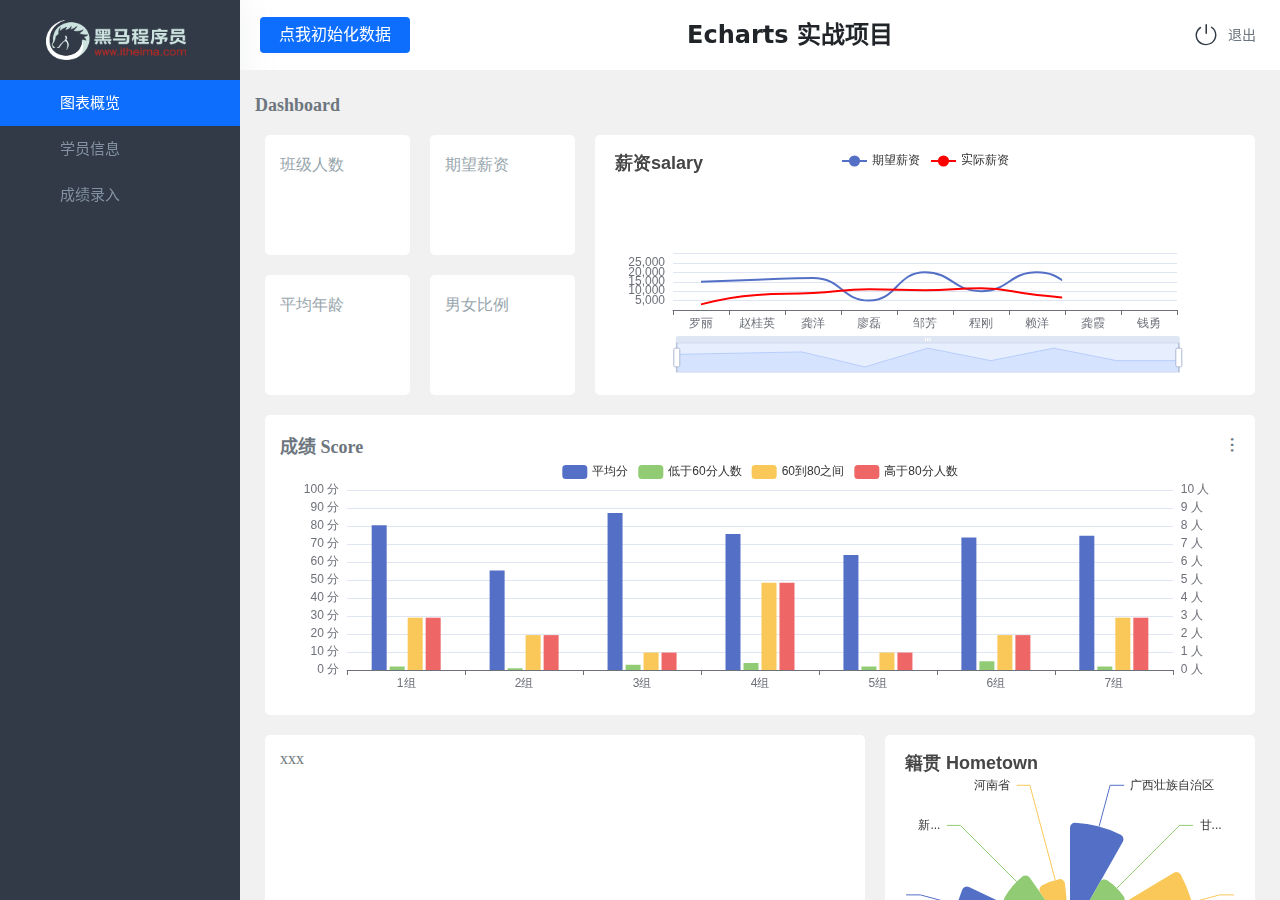
<file: index.html>
<!DOCTYPE html>
<html lang="zh-CN">
  <head>
    <!-- 必须的 meta 标签 -->
    <meta charset="utf-8" />
    <meta name="viewport" content="width=device-width, initial-scale=1" />

    <!-- Bootstrap 的 CSS 文件 -->
    <link rel="stylesheet" href="./assets/lib/bootstrap/bootstrap.min.css" />
    <link rel="stylesheet" href="./assets/iconfont/iconfont.css" />
    <link rel="stylesheet" href="./assets/css/index.css" />

    <title>Echarts 实战项目</title>
  </head>

  <body>
    <div class="viewport">
      <div class="leftside">
        <a href="index.html" class="logo">
          <img src="./assets/images/logo2.png" alt="logo" />
        </a>
        <ul class="nav">
          <li><a href="./dashboard.html" target="fm">图表概览</a></li>
          <li><a href="./student.html" target="fm">学员信息</a></li>
          <li><a href="./score.html" target="fm">成绩录入</a></li>
        </ul>
      </div>
      <div class="right">
        <div class="top">
          <div class="init">点我初始化数据</div>
          <div class="title">Echarts 实战项目</div>
          <div class="logout">
            <a href="javascript:;">
              <span class="iconfont icon-tuichu"></span>
              退出
            </a>
          </div>
        </div>
        <div class="content">
          <iframe src="./dashboard.html" name="fm" frameborder="0"></iframe>
        </div>
      </div>
    </div>

    <script src="./assets/lib/axios.js"></script>
    <script src="./assets/utils/request.js"></script>
    <script src="./assets/utils/common.js"></script>
    <script src="./assets/js/index.js"></script>
  </body>
</html>
</file>
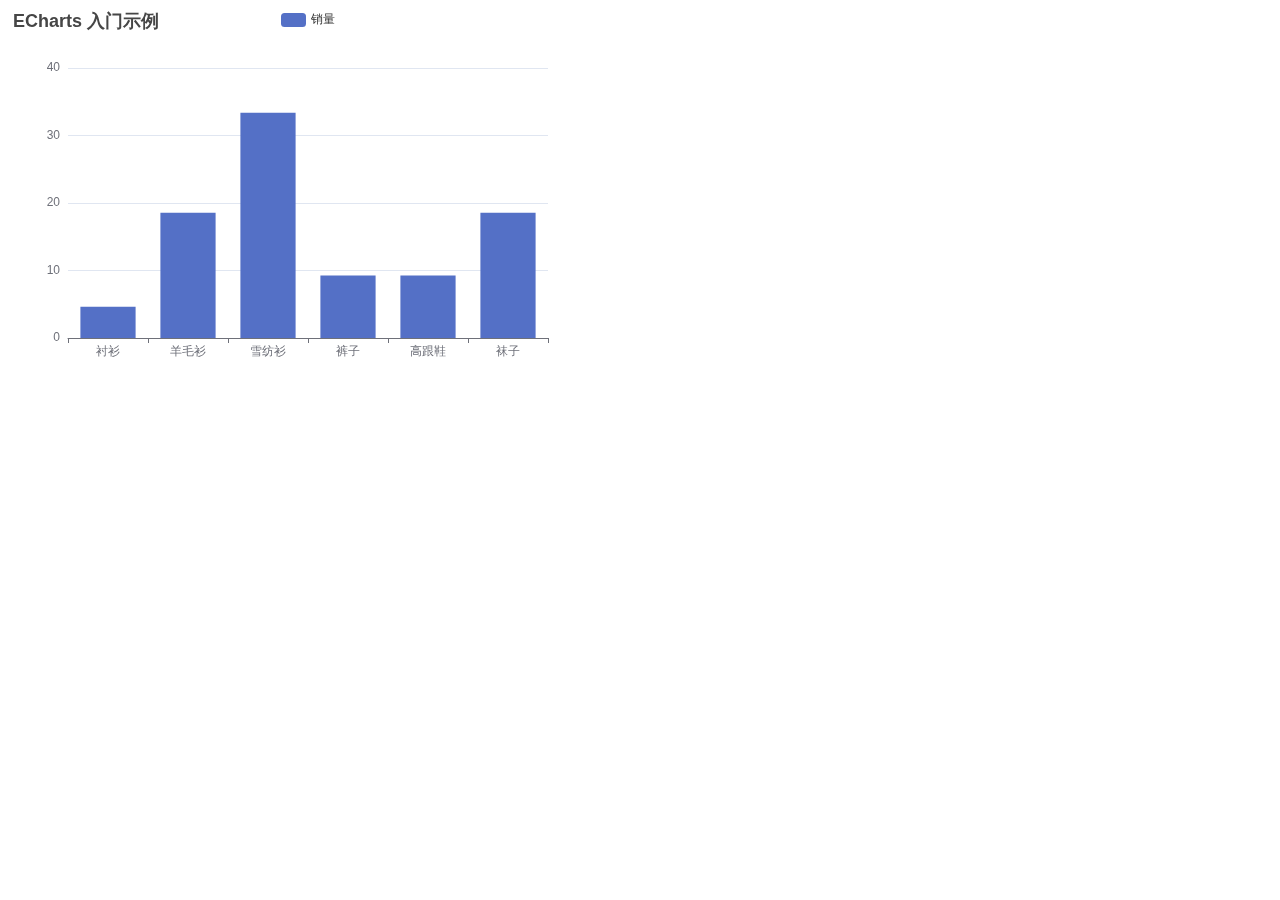
<file: 01-echarts初体验.html>
<!DOCTYPE html>
<html lang="en">
<head>
  <meta charset="UTF-8">
  <meta name="viewport" content="width=device-width, initial-scale=1.0">
  <title>Document</title>
</head>
<body>
  <!-- 为echarts图标准备一个定义宽高的dom容器 -->
  <div id="main" style="width: 600px;height:400px;"></div>
  <!-- 引入echarts的官方js文件 -->
  <script src="/assets/lib/echarts/echarts.min.js"></script>
  <script>
    // 基于准备好的dom，初始化一个echarts实例
    let myChart = echarts.init(document.querySelector('#main'))

     // 指定图表的配置项和数据
     var option = {
        title: {
          text: 'ECharts 入门示例'
        },
        tooltip: {},
        legend: {
          data: ['销量']
        },
        xAxis: {
          data: ['衬衫', '羊毛衫', '雪纺衫', '裤子', '高跟鞋', '袜子']
        },
        yAxis: {},
        series: [
          {
            name: '销量',
            type: 'bar',
            data: [5, 20, 36, 10, 10, 20]
          }
        ]
      };
      // 使用刚指定的配置项和数据显示图表
      myChart.setOption(option)
  </script>
</body>
</html>
</file>
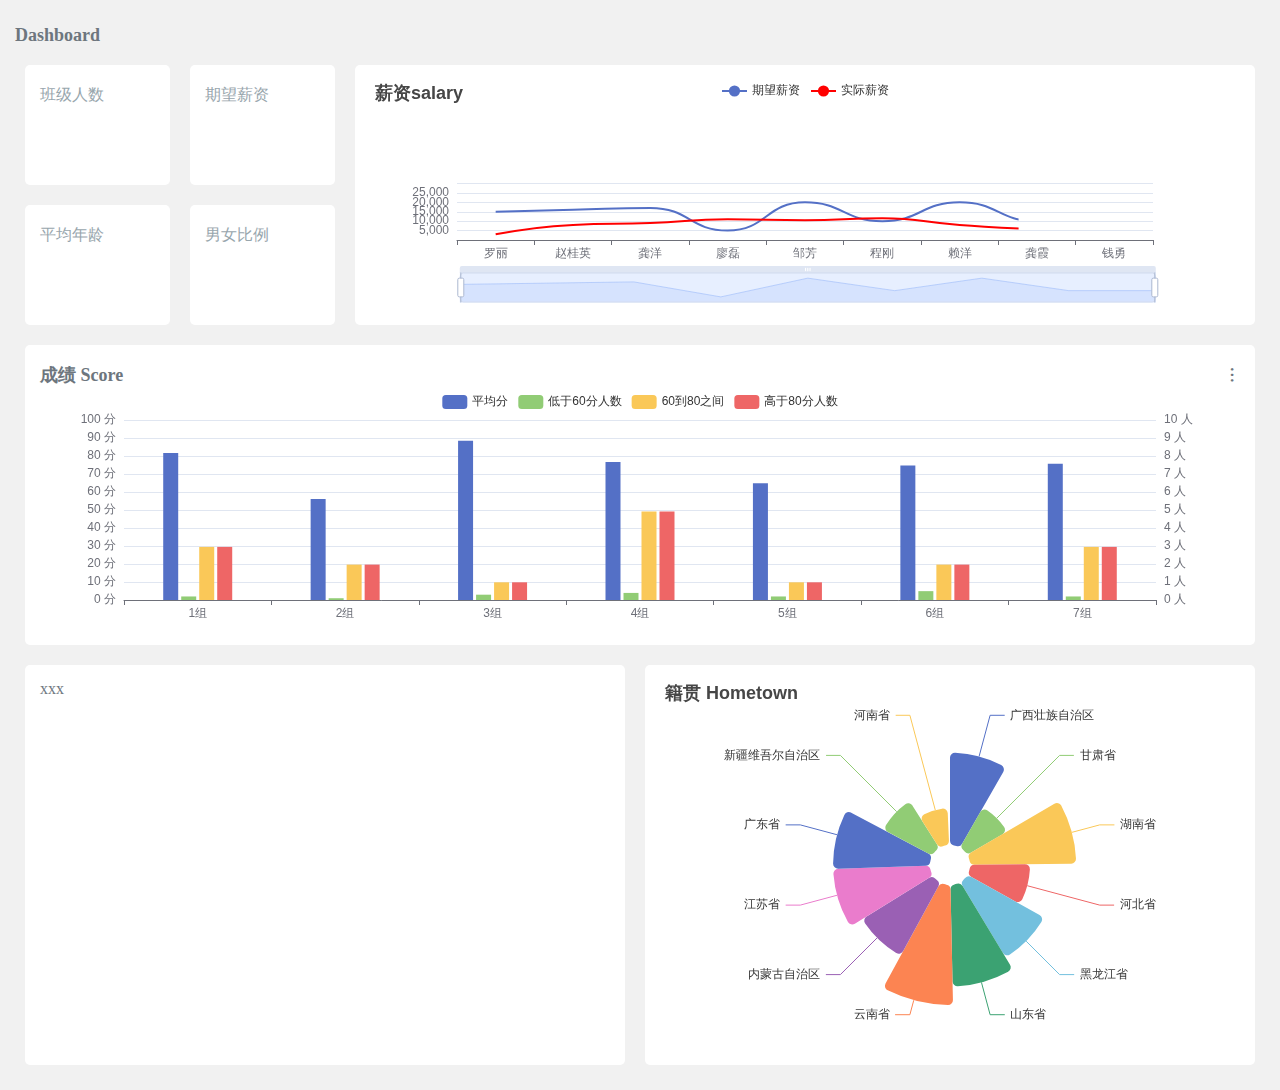
<file: dashboard.html>
<!DOCTYPE html>
<html lang="en">

<head>
  <meta charset="UTF-8" />
  <meta http-equiv="X-UA-Compatible" content="IE=edge" />
  <meta name="viewport" content="width=device-width, initial-scale=1.0" />
  <title>Echarts 实战项目</title>
  <link rel="stylesheet" href="./assets/iconfont/iconfont.css" />
  <link rel="stylesheet" href="./assets/css/dashboard.css" />
</head>

<body>
  <h1>Dashboard</h1>
  <div class="main">
    <div class="row">
      <div class="overview">
        <div class="panel item">
          <h4>班级人数</h4>
          <!-- <div class="total">84</div> -->
          <div class="total"></div>
        </div>
        <div class="panel item">
          <h4>期望薪资</h4>
          <!-- <div class="avgSalary">14,378</div> -->
          <div class="avgSalary"></div>
        </div>
        <div class="panel item">
          <h4>平均年龄</h4>
          <!-- <div class="avgAge">22.78</div> -->
          <div class="avgAge"></div>
        </div>
        <div class="panel item">
          <h4>男女比例</h4>
          <!-- <div class="proportion">1.1</div> -->
          <div class="proportion"></div>
        </div>
      </div>
      <div class="panel line">line</div>
    </div>
    <div class="row">
      <div class="panel bar">
        <div class="title">
          <h2>成绩 Score</h2>
          <span class="iconfont icon-youcecaidan btn"></span>
          <ul id="batch">
            <li><a href="javascript:;">第1次成绩</a></li>
            <li><a href="javascript:;">第2次成绩</a></li>
            <li><a href="javascript:;">第3次成绩</a></li>
            <li><a href="javascript:;">第4次成绩</a></li>
            <li><a href="javascript:;">第5次成绩</a></li>
          </ul>
        </div>
        <div class="barChart">hahahah</div>
      </div>
    </div>
    <div class="row">
      <div class="panel map">xxx</div>
      <div class="panel pie">yyy</div>
    </div>
  </div>

  <script src="./assets/lib/echarts/echarts.min.js"></script>
  <script src="./assets/lib/echarts/china.js"></script>
  <script src="./assets/lib/axios.js"></script>
  <script src="./assets/utils/common.js"></script>
  <script src="./assets/utils/request.js"></script>
  <script src="./assets/js/dashboard.js"></script>
</body>

</html>
</file>
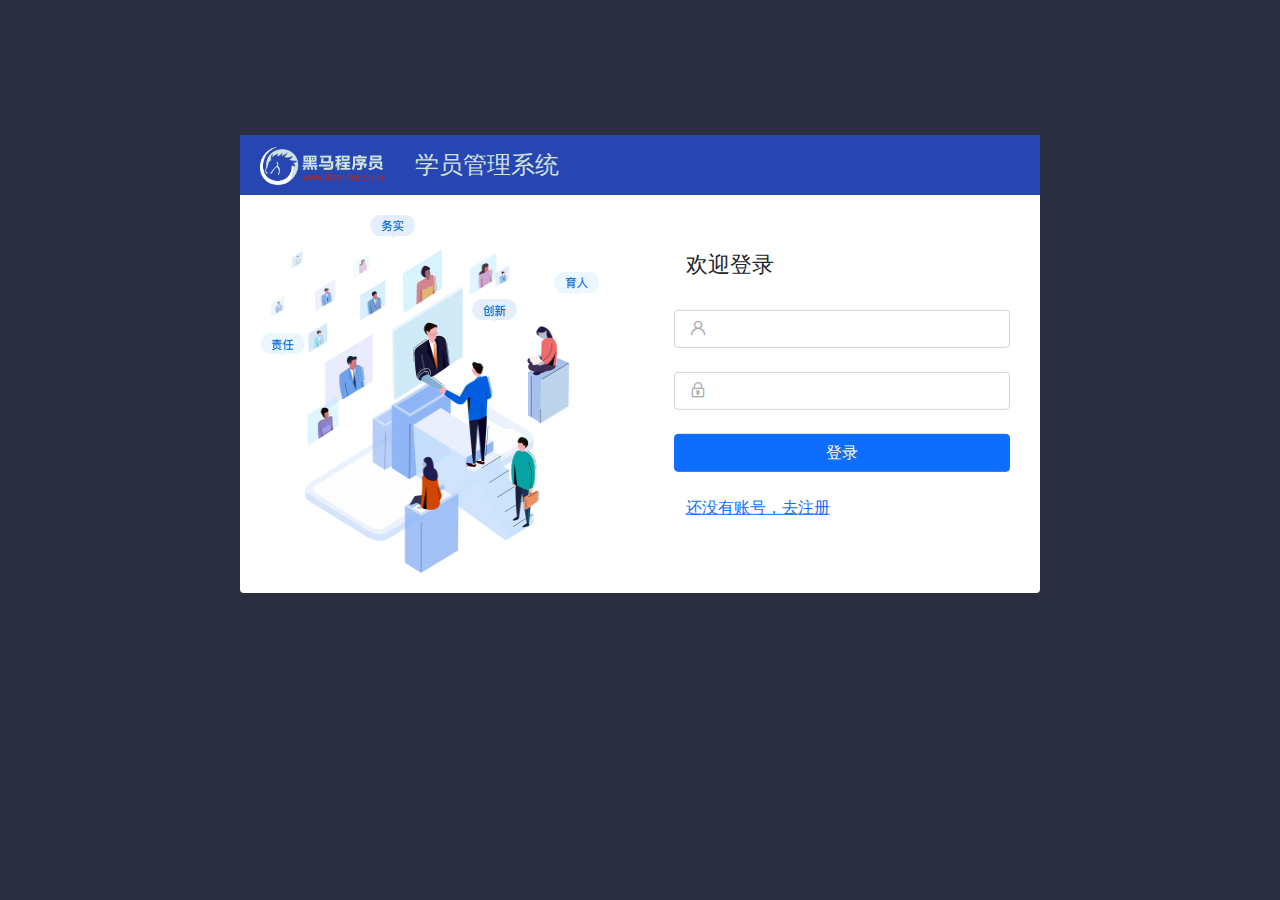
<file: login.html>
<!DOCTYPE html>
<html lang="en">
  <head>
    <meta charset="UTF-8" />
    <meta http-equiv="X-UA-Compatible" content="IE=edge" />
    <meta name="viewport" content="width=device-width, initial-scale=1.0" />
    <title>Echarts 实战项目</title>
    <link rel="stylesheet" href="./assets/lib/bootstrap/bootstrap.min.css" />
    <link rel="stylesheet" href="./assets/iconfont/iconfont.css" />
    <link rel="stylesheet" href="./assets/css/login.css" />
  </head>

  <body>
    <div class="area">
      <div class="top">
        <img src="./assets/images/logo2.png" class="col-6" alt="" />
        <h1>学员管理系统</h1>
      </div>
      <div class="row">
        <div class="left">
          <img src="./assets/images/slogan.png" alt="" />
        </div>
        <div class="form-box">
          <div class="register box">
            <div class="container row header mb-4">
              <h2>欢迎注册</h2>
            </div>
            <form action="" class="container">
              <!-- 账号 -->
              <div class="row mb-4 form-group">
                <span class="iconfont icon-yonghu"></span>
                <input type="text" class="form-control" name="username" />
              </div>
              <!-- 密码 -->
              <div class="row mb-4 form-group">
                <span class="iconfont icon-mima"></span>
                <input type="password" class="form-control" name="password" />
              </div>
              <div class="row mb-4">
                <button type="submit" class="btn btn-primary">注册</button>
              </div>
              <div class="row mb-3">
                <a href="javascript:;">已有账号，去登录</a>
              </div>
            </form>
          </div>

          <div class="login box">
            <div class="container row header mb-4">
              <h2>欢迎登录</h2>
            </div>
            <form action="" class="container">
              <!-- 账号 -->
              <div class="row mb-4 form-group">
                <span class="iconfont icon-yonghu"></span>
                <input type="text" class="form-control" name="username" />
              </div>
              <!-- 密码 -->
              <div class="row mb-4 form-group">
                <span class="iconfont icon-mima"></span>
                <input type="password" class="form-control" name="password" />
              </div>
              <div class="row mb-4">
                <button type="submit" class="btn btn-primary">登录</button>
              </div>
              <div class="row mb-3">
                <a href="javascript:;">还没有账号，去注册</a>
              </div>
            </form>
          </div>
        </div>
      </div>
    </div>

    <script src="./assets/lib/axios.js"></script>
    <script src="./assets/utils/request.js"></script>
    <script src="./assets/utils/common.js"></script>
    <script src="./assets/js/login.js"></script>
  </body>
</html>
</file>
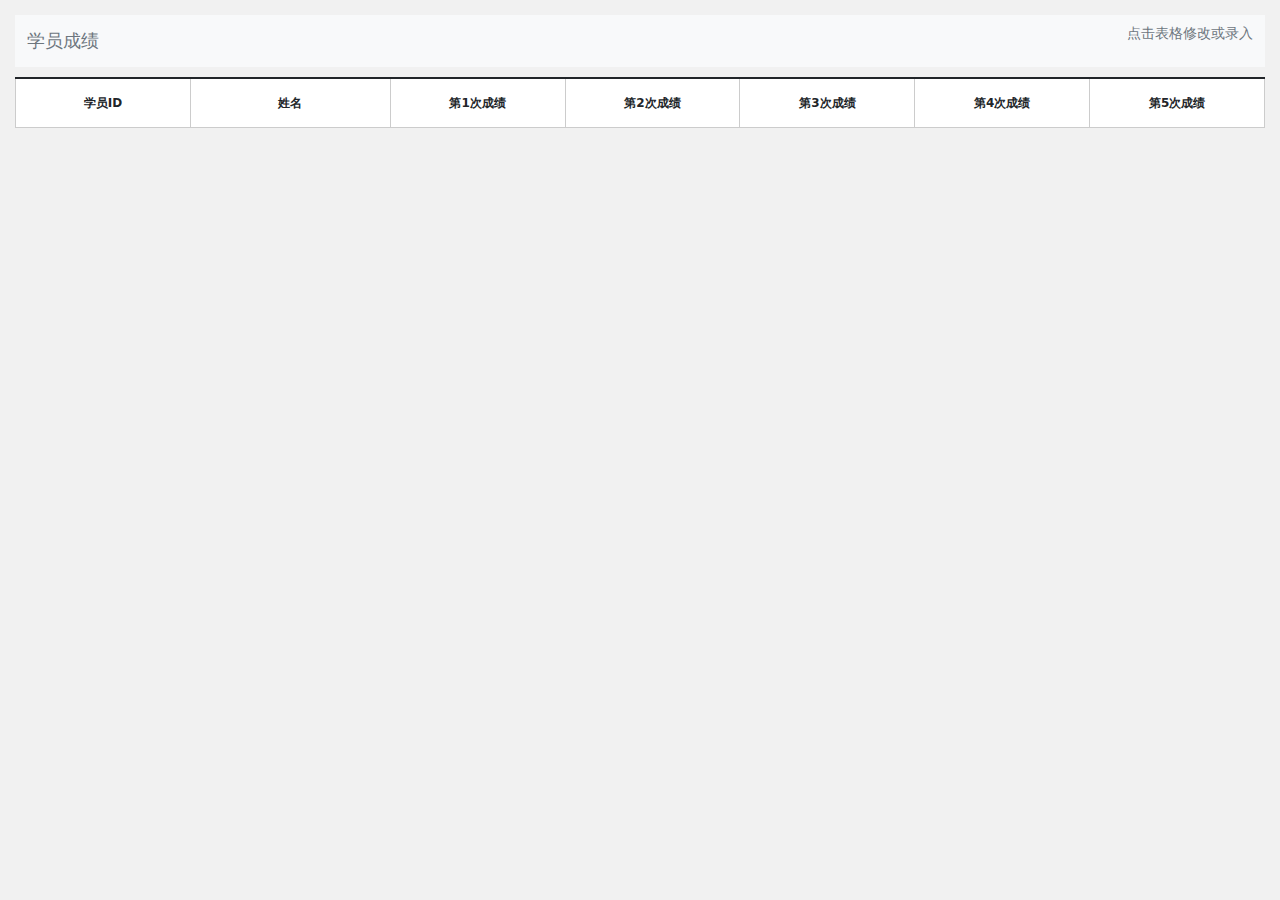
<file: score.html>
<!DOCTYPE html>
<html lang="en">
  <head>
    <meta charset="UTF-8" />
    <meta http-equiv="X-UA-Compatible" content="IE=edge" />
    <meta name="viewport" content="width=device-width, initial-scale=1.0" />
    <title>Echarts 实战项目</title>
    <link rel="stylesheet" href="./assets/lib/bootstrap/bootstrap.min.css" />
    <link rel="stylesheet" href="./assets/css/score.css" />
  </head>

  <body>
    <nav class="navbar navbar-expand-lg navbar-light bg-light">
      <div class="container-fluid header">
        <h1>学员成绩</h1>
        <p>点击表格修改或录入</p>
      </div>
    </nav>

    <!-- table-striped隔行换色 -->
    <table class="table table-striped">
      <colgroup>
        <col width="14%" />
        <col width="16%" />
        <col width="14%" />
        <col width="14%" />
        <col width="14%" />
        <col width="14%" />
        <col width="14%" />
      </colgroup>
      <thead>
        <tr>
          <th scope="col">学员ID</th>
          <th scope="col">姓名</th>
          <th scope="col">第1次成绩</th>
          <th scope="col">第2次成绩</th>
          <th scope="col">第3次成绩</th>
          <th scope="col">第4次成绩</th>
          <th scope="col">第5次成绩</th>
        </tr>
      </thead>
      <tbody>
        <!-- <tr>
        <th scope="row">10</th>
        <td>张三</td>
        <td class="score">70</td>
        <td class="score">70</td>
        <td class="score">70</td>
        <td class="score">70</td>
        <td class="score">70</td>
      </tr> -->
      </tbody>
    </table>
    <script src="./assets/lib/axios.js"></script>
    <script src="./assets/utils/request.js"></script>
    <script src="./assets/utils/common.js"></script>
    <script src="./assets/js/score.js"></script>
  </body>
</html>
</file>
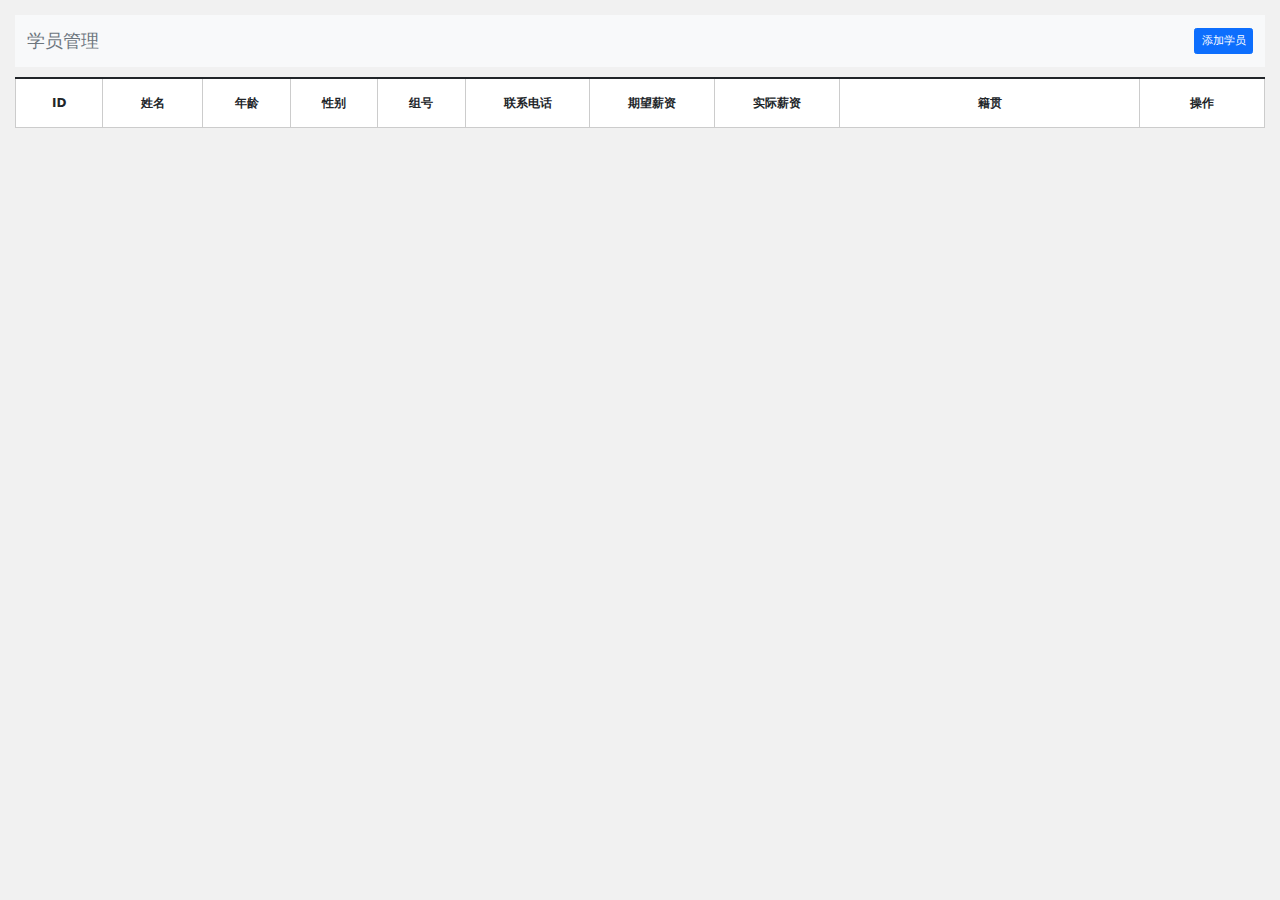
<file: student.html>
<!DOCTYPE html>
<html lang="en">

<head>
  <meta charset="UTF-8">
  <meta http-equiv="X-UA-Compatible" content="IE=edge">
  <meta name="viewport" content="width=device-width, initial-scale=1.0">
  <title>Echarts 实战项目</title>
  <link rel="stylesheet" href="./assets/lib/bootstrap/bootstrap.min.css">
  <link rel="stylesheet" href="./assets/css/student.css">
</head>

<body>

  <!-- 添加学员 弹窗内容部分 start -->
  <div class="modal" id="addModal" tabindex="-1" aria-labelledby="addModalLabel" aria-hidden="true">
    <div class="modal-dialog">
      <div class="modal-content">
        <div class="modal-header">
          <h5 class="modal-title" id="addModalLabel">录入新学员</h5>
          <button id="closeAddBtn" type="button" class="btn-close" data-bs-dismiss="modal" aria-label="Close"></button>
        </div>
        <div class="modal-body">
          <form action="" class="container add-form">
            <div class="row mb-3">
              <label class="col-sm-2 col-form-label-sm">姓名</label>
              <div class="col-sm-10">
                <input type="text" class="form-control form-control-sm" name="name" placeholder="学员姓名">
              </div>
            </div>

            <div class="row mb-3">
              <label class="col-sm-2 col-form-label-sm">年龄</label>
              <div class="col-sm-10">
                <input type="text" class="form-control form-control-sm" name="age" placeholder="学员年龄">
              </div>
            </div>
            <div class="row mb-3">
              <label class="col-sm-2 col-form-label-sm">组号</label>
              <div class="col-sm-10">
                <select class="form-select form-select-sm" name="group">
                  <option selected value="">请选择一个组号</option>
                  <option value="1">1组</option>
                  <option value="2">2组</option>
                  <option value="3">3组</option>
                  <option value="4">4组</option>
                  <option value="5">5组</option>
                  <option value="6">6组</option>
                  <option value="7">7组</option>
                  <option value="8">8组</option>
                  <option value="9">9组</option>
                  <option value="10">10组</option>
                  <option value="11">11组</option>
                  <option value="12">12组</option>
                  <option value="13">13组</option>
                  <option value="14">14组</option>
                  <option value="15">15组</option>
                </select>
              </div>
            </div>

            <div class="row mb-3">
              <label class="col-sm-2 col-form-label-sm">性别</label>
              <div class="col-sm-10 self-valign">
                <div class="col-sm-1 form-check form-check-inline">
                  <input class="form-check-input" type="radio" name="sex" value="男" checked>
                  <label class="form-check-label">男</label>
                </div>
                <div class="col-sm-1 form-check form-check-inline">
                  <input class="form-check-input" type="radio" name="sex" value="女">
                  <label class="form-check-label">女</label>
                </div>
              </div>

            </div>

            <div class="row mb-3">
              <label class="col-sm-2 col-form-label-sm">手机</label>
              <div class="col-sm-10">
                <input type="text" class="form-control form-control-sm" name="phone" placeholder="手机号">
              </div>
            </div>

            <div class="row mb-3">
              <label class="col-sm-2 col-form-label-sm">薪资</label>
              <div class="col-sm-5">
                <input type="text" class="form-control form-control-sm" name="salary" placeholder="期望薪资">
              </div>
              <div class="col-sm-5">
                <input type="text" class="form-control form-control-sm" name="truesalary" placeholder="实际薪资">
              </div>
            </div>

            <div class="row mb-3">
              <label class="col-sm-2 col-form-label-sm">籍贯</label>
              <div class="col-sm-3">
                <select class="form-select form-select-sm" name="province">
                  <option selected value="">--省--</option>
                </select>
              </div>
              <div class="col-sm-3">
                <select class="form-select form-select-sm" name="city">
                  <option selected value="">--市--</option>
                </select>
              </div>
              <div class="col-sm-3">
                <select class="form-select form-select-sm" name="county">
                  <option selected value="">--县--</option>
                </select>
              </div>
            </div>

            <div class="row mb-3">
              <div class="col-sm-2"></div>
              <div class="col-sm-10">
                <button type="submit" class="btn btn-primary btn-sm">确认添加</button>
                <button type="reset" class="btn btn-secondary btn-sm">重置</button>
              </div>
            </div>
          </form>
        </div>
      </div>
    </div>
  </div>
  <!-- 添加学员 弹窗内容部分 end -->


  <!-- 修改学员 弹窗内容部分 start -->
  <div class="modal fade" id="updateModal" tabindex="-1" aria-labelledby="updateModalLabel" aria-hidden="true">
    <div class="modal-dialog">
      <div class="modal-content">
        <div class="modal-header">
          <h5 class="modal-title" id="updateModalLabel">修改学员信息</h5>
          <button type="button" class="btn-close" data-bs-dismiss="modal" aria-label="Close"></button>
        </div>
        <div class="modal-body">
          <form action="" class="container update-form">
            <div class="row mb-3">
              <label class="col-sm-2 col-form-label-sm">姓名</label>
              <div class="col-sm-10">
                <input type="text" class="form-control form-control-sm" name="name" placeholder="学员姓名">
              </div>
            </div>

            <div class="row mb-3">
              <label class="col-sm-2 col-form-label-sm">年龄</label>
              <div class="col-sm-10">
                <input type="text" class="form-control form-control-sm" name="age" placeholder="学员年龄">
              </div>
            </div>
            <div class="row mb-3">
              <label class="col-sm-2 col-form-label-sm">组号</label>
              <div class="col-sm-10">
                <select class="form-select form-select-sm" name="group">
                  <option selected value="">请选择一个组号</option>
                  <option value="1">1组</option>
                  <option value="2">2组</option>
                  <option value="3">3组</option>
                  <option value="4">4组</option>
                  <option value="5">5组</option>
                  <option value="6">6组</option>
                  <option value="7">7组</option>
                  <option value="8">8组</option>
                  <option value="9">9组</option>
                  <option value="10">10组</option>
                  <option value="11">11组</option>
                  <option value="12">12组</option>
                  <option value="13">13组</option>
                  <option value="14">14组</option>
                  <option value="15">15组</option>
                </select>
              </div>
            </div>

            <div class="row mb-3">
              <label class="col-sm-2 col-form-label-sm">性别</label>
              <div class="col-sm-10 self-valign">
                <div class="col-sm-1 form-check form-check-inline">
                  <input class="form-check-input" type="radio" name="sex" value="男" checked>
                  <label class="form-check-label">男</label>
                </div>
                <div class="col-sm-1 form-check form-check-inline">
                  <input class="form-check-input" type="radio" name="sex" value="女">
                  <label class="form-check-label">女</label>
                </div>
              </div>

            </div>

            <div class="row mb-3">
              <label class="col-sm-2 col-form-label-sm">手机</label>
              <div class="col-sm-10">
                <input type="text" class="form-control form-control-sm" name="phone" placeholder="手机号">
              </div>
            </div>

            <div class="row mb-3">
              <label class="col-sm-2 col-form-label-sm">薪资</label>
              <div class="col-sm-5">
                <input type="text" class="form-control form-control-sm" name="salary" placeholder="期望薪资">
              </div>
              <div class="col-sm-5">
                <input type="text" class="form-control form-control-sm" name="truesalary" placeholder="实际薪资">
              </div>
            </div>

            <div class="row mb-3">
              <label class="col-sm-2 col-form-label-sm">籍贯</label>
              <div class="col-sm-3">
                <select class="form-select form-select-sm" name="province">
                  <option selected value="">--省--</option>
                </select>
              </div>
              <div class="col-sm-3">
                <select class="form-select form-select-sm" name="city">
                  <option selected value="">--市--</option>
                </select>
              </div>
              <div class="col-sm-3">
                <select class="form-select form-select-sm" name="county">
                  <option selected value="">--县--</option>
                </select>
              </div>
            </div>

            <div class="row mb-3">
              <div class="col-sm-2"></div>
              <div class="col-sm-10">
                <input type="hidden" name="id">
                <button type="submit" class="btn btn-primary btn-sm">确认修改</button>
              </div>
            </div>
          </form>
        </div>
      </div>
    </div>
  </div>
  <!-- 修改学员 弹窗内容部分 end -->



  <nav class="navbar navbar-expand-lg navbar-light bg-light">
    <div class="container-fluid header">
      <h1>学员管理</h1>
      <!-- 添加学生信息按钮 -->
      <button type="button" class="btn btn-primary btn-sm modal-dialog-centered" data-bs-toggle="modal"
        data-bs-target="#addModal" id="addBtn">添加学员</button>
    </div>
  </nav>


  <!-- table-striped隔行换色 -->
  <table class="table table-striped">
    <colgroup>
      <col width="7%">
      <col width="8%">
      <col width="7%">
      <col width="7%">
      <col width="7%">
      <col width="10%">
      <col width="10%">
      <col width="10%">
      <col width="24%">
      <col width="10%">
    </colgroup>
    <thead>
      <tr>
        <th scope="col">ID</th>
        <th scope="col">姓名</th>
        <th scope="col">年龄</th>
        <th scope="col">性别</th>
        <th scope="col">组号</th>
        <th scope="col">联系电话</th>
        <th scope="col">期望薪资</th>
        <th scope="col">实际薪资</th>
        <th scope="col">籍贯</th>
        <th scope="col">操作</th>
      </tr>
    </thead>
    <tbody>

      <!-- <tr>
        <th scope="row">10</th>
        <td>张三</td>
        <td>20</td>
        <td>女</td>
        <td>1</td>
        <td>13261266666</td>
        <td>120000</td>
        <td>14000</td>
        <td>河北省承德市围场县</td>
        <td>
          <button type="button" class="btn btn-primary btn-sm">修改</button>
          <button type="button" class="btn btn-danger btn-sm">删除</button>
        </td>
      </tr> -->
    </tbody>
  </table>

  <!-- 蒙层 -->
  <div class="modal-backdrop fade" id="backdrop"></div>

  <script src="./assets/lib/axios.js"></script>
  <script src="./assets/utils/request.js"></script>
  <script src="./assets/utils/common.js"></script>
  <script src="./assets/js/student.js"></script>

  

</body>

</html>
</file>
<file: assets/iconfont/iconfont.css>
@font-face {
  font-family: "iconfont"; /* Project id  */
  src: url('iconfont.ttf?t=1635692100100') format('truetype');
}

.iconfont {
  font-family: "iconfont" !important;
  font-size: 16px;
  font-style: normal;
  -webkit-font-smoothing: antialiased;
  -moz-osx-font-smoothing: grayscale;
}

.icon-mima:before {
  content: "\e620";
}

.icon-xiala:before {
  content: "\e6b9";
}

.icon-caidan:before {
  content: "\e682";
}

.icon-ketangxueyuan:before {
  content: "\e60d";
}

.icon-close:before {
  content: "\e611";
}

.icon-youcecaidan:before {
  content: "\e606";
}

.icon-yonghu:before {
  content: "\e697";
}

.icon-shezhi:before {
  content: "\e892";
}

.icon-caidan1:before {
  content: "\e63a";
}

.icon-shujukanban:before {
  content: "\eb66";
}

.icon-caidan2:before {
  content: "\e643";
}

.icon-tongzhi:before {
  content: "\e615";
}

.icon-tuichu:before {
  content: "\e634";
}
</file>
<file: assets/css/index.css>
* {
  margin : 0;
  padding: 0;
}

.show {
  display: block!important;
}

.hide {
  display: none!important;
}

body {
  font-size  : 15px;
}

ul {
  list-style: none;
}

a {
  text-decoration: none;
}

.leftside {
  background-color: #313a46;
  width           : 240px;
  position        : fixed;
  bottom          : 0;
  top             : 0;
  box-shadow      : 0 0 35px 0 rgb(154 161 171 / 15%);
}


.logo {
  display    : block;
  width      : 100%;
  height: 70px;
  text-align : center;
}

.logo img {
  line-height: 40px;
  height: 40px;
  margin-top: 20px;
}

/* 侧边栏导航 */
.nav {
  padding: 10px 0;
  display: block;
}

.nav a {
  display: block;
  color  : #8391a2;
  padding: 8px 30px;
  font-family: '微软雅黑';
  font-weight: 500;
  text-indent: 2em;
  line-height: 30px;
}

.nav ul a {
  padding-left: 45px;
  font-size: 13px;
}

.iconfont {
  margin-right: 10px;
}

.nav .active {
  color           : #fff;
  background-color: #0d6efd;
}

.nav .toggle {
  float                 : right;
  transform             : rotate(-90deg);
  /* transform-origin   : center; */
}

.nav ul {
  display: none;
}


@keyframes close {
  0% {
    transform: rotate(0deg);
  }

  100% {
    transform: rotate(-90deg);
  }
}

.close {
  animation: close 0.4s forwards;
}

@keyframes open {
  0% {
    transform: rotate(-90deg);
  }

  100% {
    transform: rotate(0deg);
  }
}

.open {
  animation: open 0.4s forwards;
}

/* 右侧区 */
.right {
  position      : fixed;
  left          : 240px;
  top           : 0;
  bottom        : 0;
  right         : 0;
  display       : flex;
  flex-direction: column;
}

.top {
  height         : 70px;
  display        : flex;
  justify-content: space-between;
  align-items    : center;
}




.top .iconfont {
  font-size  : 24px;
  color      : #313a46;
  line-height: 70px;
  cursor: pointer;
}

.menu {
  width     : 60px;
  text-align: center;
}

.search {
  width      : 550px;
  display    : flex;
  align-items: center;
}

.search input {
  border          : 0 none;
  outline         : none;
  height          : 40px;
  background-color: #f1f1f1;
  border-radius   : 5px 0 0 5px;
  padding-left    : 8px;
  width           : 220px;
  color           : #000;
}

.search button {
  border          : 0 none;
  outline         : none;
  height          : 40px;
  background-color: #0d6efd;
  border-radius   : 0 5px 5px 0;
  width           : 80px;
  color           : #fefeff;
}

.init {
  width: 150px;
  border-radius: 4px;
  background-color: #0d6efd;
  font-size: 16px;
  color: #fff;
  line-height: 36px;
  text-align: center;
  cursor: pointer;
  margin-left: 20px;
}

.title {
  font-size: 24px;
  font-weight: bold;
}

.user {
  width          : 130px;
  display        : flex;
  justify-content: center;
  align-items    : center;
  font-size      : 14px;
  color          : #6d767e;
}

.logout a {
  width: 110px;
  display        : flex;
  justify-content: center;
  align-items    : center;
  font-size      : 14px;
  color          : #6d767e;
}

.avatar {
  height       : 32px;
  width        : 32px;
  overflow     : hidden;
  border-radius: 50%;
  margin-right : 8px;
}

.content {
  flex: 1;
}

iframe {
  width : 100%;
  height: 100%;
}
</file>
<file: assets/css/dashboard.css>
* {
  margin : 0;
  padding: 0;
}

.show {
  display: block!important;
}

.hide {
  display: none!important;
}

body {
  background-color: #f1f1f1;
  color           : #6d767e;
  padding         : 15px;
  box-sizing      : border-box;
}

h1 {
  font-size  : 18px;
  line-height: 40px;
}

.panel {
  background-color: #fff;
  border-radius   : 5px;
  margin          : 10px;
  padding         : 15px;
  box-sizing      : border-box;
}

.row {
  display: flex;
}

.overview {
  width: 340px;
}

.overview .item {
  float : left;
  width : 145px;
  height: 120px;
}

.overview .item h4 {
  font-size  : 16px;
  height     : 30px;
  line-height: 30px;
  color      : #98a6ad;
  font-weight: normal;
}

.overview .item div {
  margin-top : 10px;
  font-size  : 26px;
  font-weight: 400;
  font-family: Tahoma, sans-serif;
  color      : #6c757d;
}

.line {
  flex       : 1;
  margin-left: 0;
}

.bar {
  width         : 100%;
  height        : 300px;
  display       : flex;
  flex-direction: column;
}

.bar .title {
  height         : 30px;
  display        : flex;
  justify-content: space-between;
  align-items    : center;
  position       : relative;
}

.bar .title h2 {
  font-size: 18px;
}

.bar .barChart {
  flex: 1;
}

.bar .iconfont {
  cursor: pointer;
}

ul {
  list-style: none;
  font-size : 12px;
  position  : absolute;
  right     : 20px;
  top       : -5px;

  background-color: #f1f1f1;
  /* width        : 90px; */
  border-radius: 3px;
  display      : none;
  z-index      : 1;
  padding: 8px;
  
}

.bar ul li {
  /* line-height: 24px; */
  padding   : 5px;
  box-shadow: #f1f1f1 1px 1px 4px 0px;
  text-align: center;
  float: left;
}

.bar ul li a {
  color: #6d767e;
  text-decoration: none;
}

.bar ul li a:active {
  color: #5a6fbf;
}

.pie {
  flex: 1;
}

.map {
  width : 600px;
  height: 400px;
}

.pie {
  flex: 1;
}
</file>
<file: assets/css/login.css>
html,
body {
  background-color: #2b2e3e;
}

.show {
  display: block!important;
}

.hide {
  display: none!important;
}

.area {
  width: 800px;
  position: fixed;
  top: 15%;
  left: 50%;
  transform: translateX(-50%);
  background-color: #fff;
  transition: box-shadow 0.3s ease;
  border-radius: 4px;
}

.top {
  height: 60px;
  background-color: #2746b1;
}
.top img {
  height: 38px;
  width: 130px;
  margin: 0 20px 6px;
}

.top h1 {
  display: inline-block;
  font-size: 24px;
  margin: 0;
  line-height: 60px;
  color: #d2e2e0;
}

.row {
  display: flex;
}

.left {
  width: 363px;
  height: 358px;
  overflow: hidden;
  margin: 20px;
}
.left img {
  width: 100%;
  height: 100%;
}

.form-box {
  box-sizing: border-box;
  flex: 1;
  padding: 20px;
  position: relative;
}

.box {
  width: 360px;
  position: absolute;
  left: 50%;
  top: 50%;
  transform: translate(-50%, -50%);
  background-color: #fff;
}

.header {
  display: flex;
  align-items: center;
}

.header h2 {
  font-size: 22px;
}

.form-group {
  position: relative;
}

.iconfont {
  position: absolute;
  left: 4px;
  top: 6px;
  font-weight: bold;
  color: #a9a9aa;
  width: 36px;
}

input.form-control {
  padding-left: 40px;
}
</file>
<file: assets/css/score.css>
* {
  margin : 0;
  padding: 0;
}

.show {
  display: block!important;
}

.hide {
  display: none!important;
}

body {
  background-color: #f1f1f1;
  color           : #6d767e;
  padding         : 15px;
  box-sizing      : border-box;
  font-size       : 14px;
}

.header {
  height: 36px !important;
  display        : flex;
  justify-content: space-between;
  align-items    : center;
}

.header h1 {
  font-size  : 18px;
  margin-bottom: 0 !important;
}

/* 表格 */
.table {
  margin          : 10px auto;
  width           : 100%;
  border-left     : solid 1px #ccc;
  border-top      : solid 1px #ccc;
  border-spacing  : 0;
  border-radius   : 4px;
  background-color: #fff;
  font-size       : 12px;
}

.table th,
.table td {
  border-right : solid 1px #ccc;
  border-bottom: solid 1px #ccc;
  padding      : 8px 0;
  text-align   : center;
}

.table tr th:last-child {
  border-radius: 0 4px 0 0;
}

.table tbody tr:last-child td:first-child {
  border-radius: 0 0 0 4px;
}

.table tbody tr:last-child td:last-child {
  border-radius: 0 0 4px 0;
}
.table tr {
  line-height: 32px;
}
.table td input {
  background: transparent;
  color: red;
  font-size: 12px;
  width: 100%;
  height: 100%;
  outline: none;
  border: none;
  text-align: center;
}
/* .btn-primary {
  background-color: #747ced !important;
  border-color: #747ced !important;
} */
.table .btn-sm {
  zoom: 0.8 !important;
}
.float {
  float: right;
  margin-bottom: 10px;
}
.flex {
  display: flex;
  flex-direction: row;
  justify-content: space-between;
  align-items: center;
}
@media (min-width: 576px) {
  .modal-dialog {
  width:385px !important;
}
}
.flex {
  display: flex;
}
.col-auto  {
  height: 30px !important;
  margin-top: 0 !important;
}
.col-form-label {
  font-size: 14px !important;
}
</file>
<file: assets/css/student.css>
* {
  margin : 0;
  padding: 0;
}

.show {
  display: block!important;
}

.hide {
  display: none!important;
}

.modal-backdrop {
  display: none;
}

body {
  background-color: #f1f1f1;
  color           : #6d767e;
  padding         : 15px;
  box-sizing      : border-box;
  font-size       : 14px;
}

.header {
  height: 36px !important;
  display        : flex;
  justify-content: space-between;
  align-items    : center;
}

.header h1 {
  font-size  : 18px;
  margin-bottom: 0 !important;
}


/* 表格 */
.table {
  margin          : 10px auto;
  width           : 100%;
  border-left     : solid 1px #ccc;
  border-top      : solid 1px #ccc;
  border-spacing  : 0;
  border-radius   : 4px;
  background-color: #fff;
  font-size       : 12px;
}

.table th,
.table td {
  border-right : solid 1px #ccc;
  border-bottom: solid 1px #ccc;
  padding      : 8px 0;
  text-align   : center;
}

.table tr th:last-child {
  border-radius: 0 4px 0 0;
}

.table tbody tr:last-child td:first-child {
  border-radius: 0 0 0 4px;
}

.table tbody tr:last-child td:last-child {
  border-radius: 0 0 4px 0;
}
.table tr {
  line-height: 32px;
}
/* .btn-primary {
  background-color: #747ced !important;
  border-color: #747ced !important;
} */
.table .btn-sm, .header .btn-sm {
  zoom: 0.8 !important;
}
.float {
  float: right;
  margin-bottom: 10px;
}
.flex {
  display: flex;
  flex-direction: row;
  justify-content: space-between;
  align-items: center;
}

/* .modal {
  width: 600px !important;
} */

/* @media (min-width: 576px) {
  .modal-dialog {
  width:385px !important;
}
} */
.flex {
  display: flex;
}
.col-auto  {
  height: 30px !important;
  margin-top: 0 !important;
}
.col-form-label {
  font-size: 14px !important;
}

.self-valign {
  display: flex;
  align-items: center;
}

.self-valign .form-check {
  margin-bottom: 0;
}

.add-form label {
  text-align: center;
}
</file>
